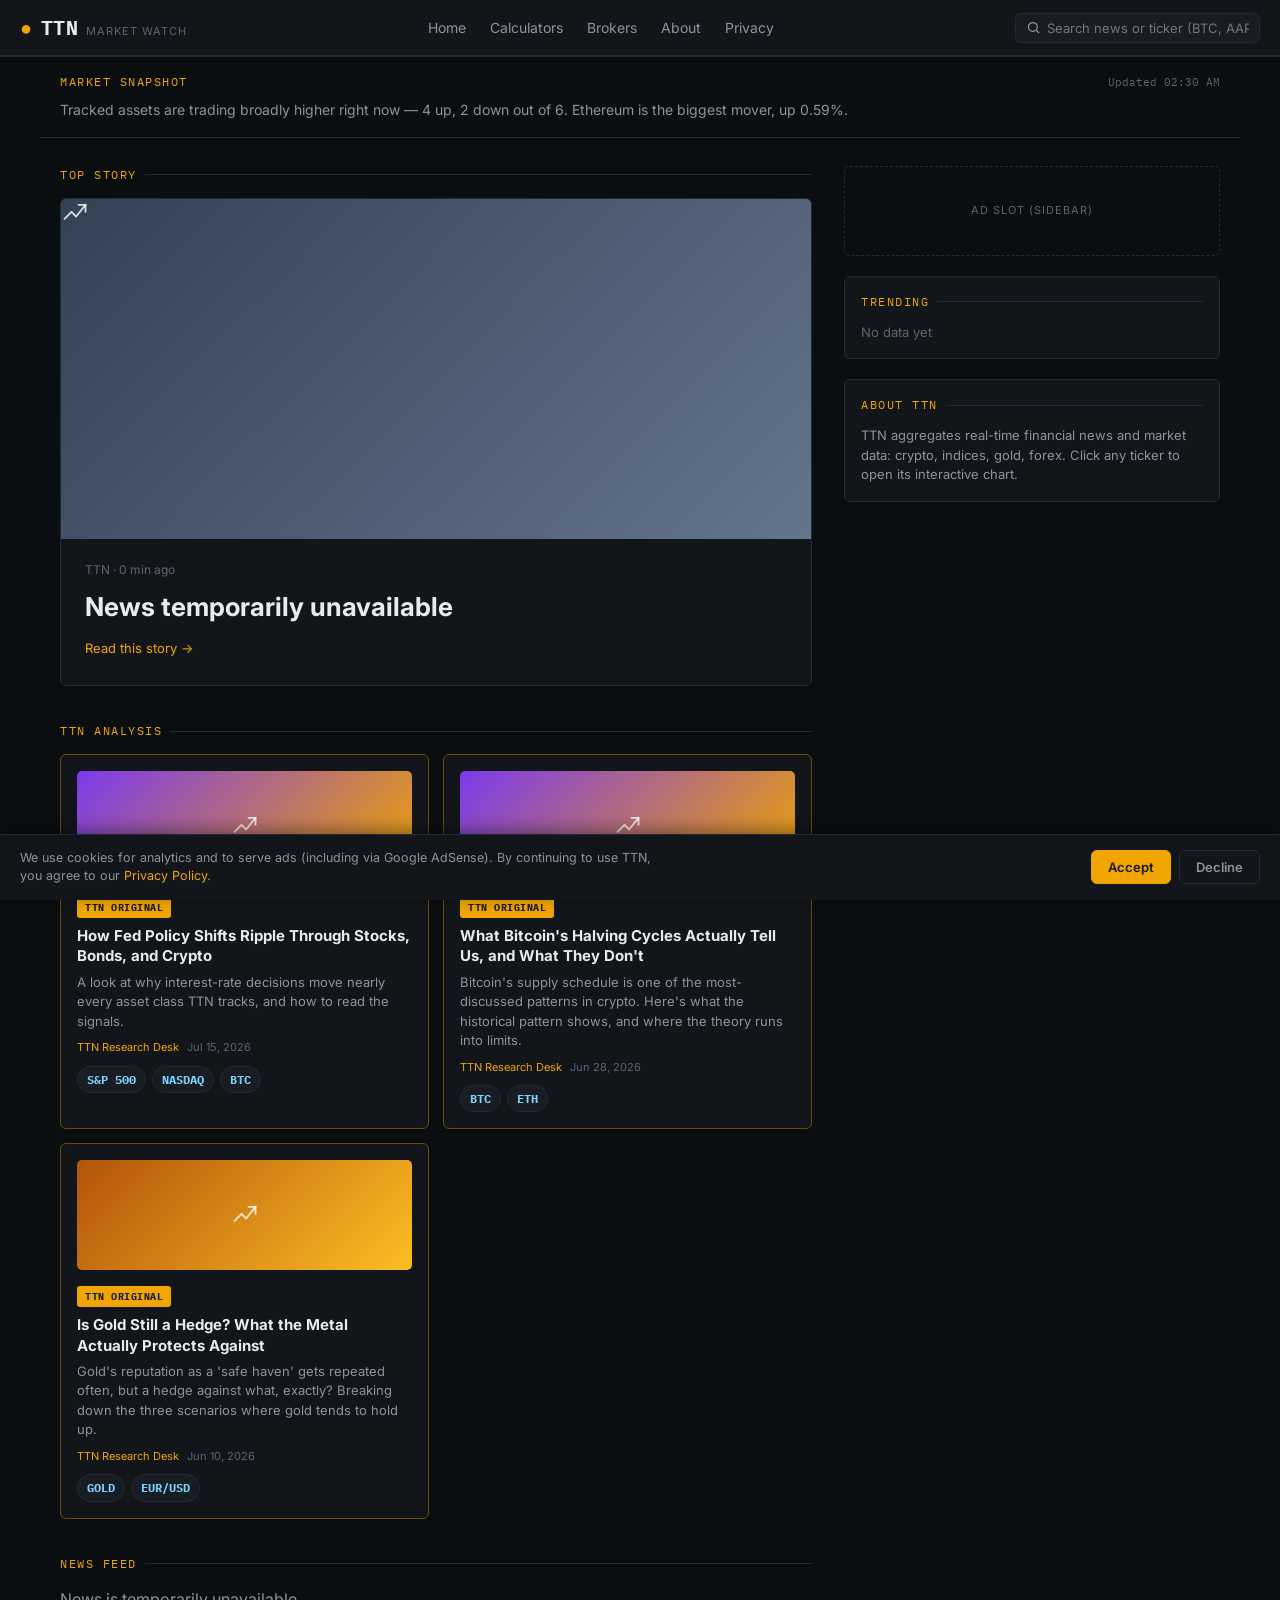
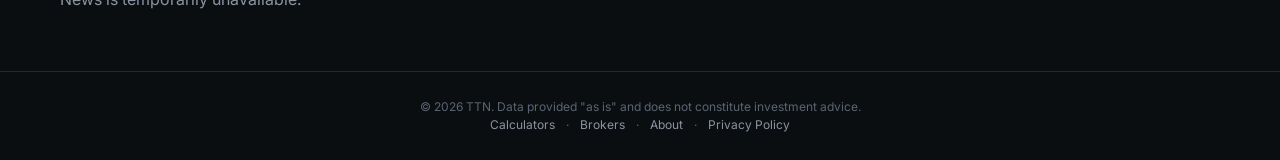
<file: index.html>
<!DOCTYPE html>
<html lang="en">
<head>
<meta charset="UTF-8">
<meta name="viewport" content="width=device-width, initial-scale=1.0">
<title>TTN - Real-Time Financial News &amp; Markets</title>
<meta name="description" content="TTN: financial news, live crypto, index, gold and forex quotes with interactive charts.">
<link rel="preconnect" href="https://fonts.googleapis.com">
<link href="https://fonts.googleapis.com/css2?family=Inter:wght@400;500;600;700&family=IBM+Plex+Mono:wght@500;600;700&display=swap" rel="stylesheet">
<link rel="stylesheet" href="style.css">
</head>
<body>

<header class="topnav">
  <a href="index.html" class="brand"><span class="dot">●</span> TTN <small>market watch</small></a>
  <nav class="nav-links" id="nav-links">
    <a href="index.html">Home</a>
    <a href="calculators.html">Calculators</a>
    <a href="brokers.html">Brokers</a>
    <a href="about.html">About</a>
    <a href="privacy.html">Privacy</a>
  </nav>
  <button class="nav-toggle" id="nav-toggle" aria-label="Menu">☰</button>
  <div class="search-box">
    <svg viewBox="0 0 24 24" fill="none" stroke="currentColor" stroke-width="2"><circle cx="11" cy="11" r="7"/><line x1="21" y1="21" x2="16.65" y2="16.65"/></svg>
    <input id="search-input" type="text" placeholder="Search news or ticker (BTC, AAPL...)">
  </div>
</header>
<script>
  document.getElementById("nav-toggle").addEventListener("click", () => {
    document.getElementById("nav-links").classList.toggle("open");
  });
</script>

<div class="tv-ticker-tape-wrap" id="ticker-strip">
  <div class="tradingview-widget-container">
    <div class="tradingview-widget-container__widget"></div>
  </div>
</div>
<script type="text/javascript" src="https://s3.tradingview.com/external-embedding/embed-widget-ticker-tape.js" async>
{
  "symbols": [
    { "proName": "BINANCE:BTCUSDT", "title": "Bitcoin" },
    { "proName": "BINANCE:ETHUSDT", "title": "Ethereum" },
    { "proName": "FOREXCOM:SPXUSD", "title": "S&P 500" },
    { "proName": "FOREXCOM:NSXUSD", "title": "Nasdaq" },
    { "proName": "TVC:GOLD", "title": "Gold" },
    { "proName": "FX:EURUSD", "title": "EUR/USD" }
  ],
  "showSymbolLogo": true,
  "colorTheme": "dark",
  "isTransparent": false,
  "displayMode": "adaptive",
  "locale": "en"
}
</script>
<!-- chart-panel is inserted dynamically by chart.js -->

<div class="market-summary" id="market-summary">
  <div class="market-summary-head">
    <span class="section-title" style="margin-bottom:0;">Market Snapshot</span>
    <span id="market-summary-stamp" class="market-summary-stamp"></span>
  </div>
  <p id="market-summary-text">Loading snapshot…</p>
</div>

<main class="container">
  <section>
    <div class="section-title">Top Story</div>
    <article class="featured" id="featured-article">
      <div class="featured-body">
        <div class="skeleton skel-line" style="width:40%"></div>
        <div class="skeleton skel-line" style="height:26px;width:90%;margin-top:10px;"></div>
        <div class="skeleton skel-line" style="width:75%"></div>
      </div>
    </article>

    <div class="section-title">TTN Analysis</div>
    <div class="analysis-grid" id="ttn-articles">
      <div class="analysis-card"><div class="skeleton skel-line" style="width:60%"></div></div>
    </div>

    <div class="section-title">News Feed</div>
    <div class="news-feed" id="news-feed">
      <div class="news-item"><div class="skeleton skel-line" style="width:30%"></div><div class="skeleton skel-line" style="width:95%;height:16px;"></div></div>
      <div class="news-item"><div class="skeleton skel-line" style="width:30%"></div><div class="skeleton skel-line" style="width:95%;height:16px;"></div></div>
      <div class="news-item"><div class="skeleton skel-line" style="width:30%"></div><div class="skeleton skel-line" style="width:95%;height:16px;"></div></div>
    </div>
  </section>

  <aside>
    <div class="ad-slot">Ad slot (sidebar)</div>

    <div class="sidebar-block">
      <div class="section-title" style="margin-bottom:12px;">Trending</div>
      <ul class="sidebar-list" id="trending-list">
        <li style="color:var(--text-faint);font-size:13px;">Loading…</li>
      </ul>
    </div>

    <div class="sidebar-block">
      <div class="section-title" style="margin-bottom:12px;">About TTN</div>
      <p style="font-size:13px;color:var(--text-dim);line-height:1.5;">
        TTN aggregates real-time financial news and market data:
        crypto, indices, gold, forex. Click any ticker to open
        its interactive chart.
      </p>
    </div>
  </aside>
</main>

<footer>
  <p>© <span id="year"></span> TTN. Data provided "as is" and does not constitute investment advice.</p>
  <div>
    <a href="calculators.html">Calculators</a> ·
    <a href="brokers.html">Brokers</a> ·
    <a href="about.html">About</a> ·
    <a href="privacy.html">Privacy Policy</a>
  </div>
</footer>

<script>document.getElementById("year").textContent = new Date().getFullYear();</script>
<script src="https://s3.tradingview.com/tv.js"></script>
<script src="config.js"></script>
<script src="articles.js"></script>
<script src="chart.js"></script>
<script src="tickers.js"></script>
<script src="news.js"></script>
<script src="market-summary.js"></script>
<script src="articles-ui.js"></script>
<script src="app.js"></script>
<script src="consent.js"></script>
</body>
</html>
</file>
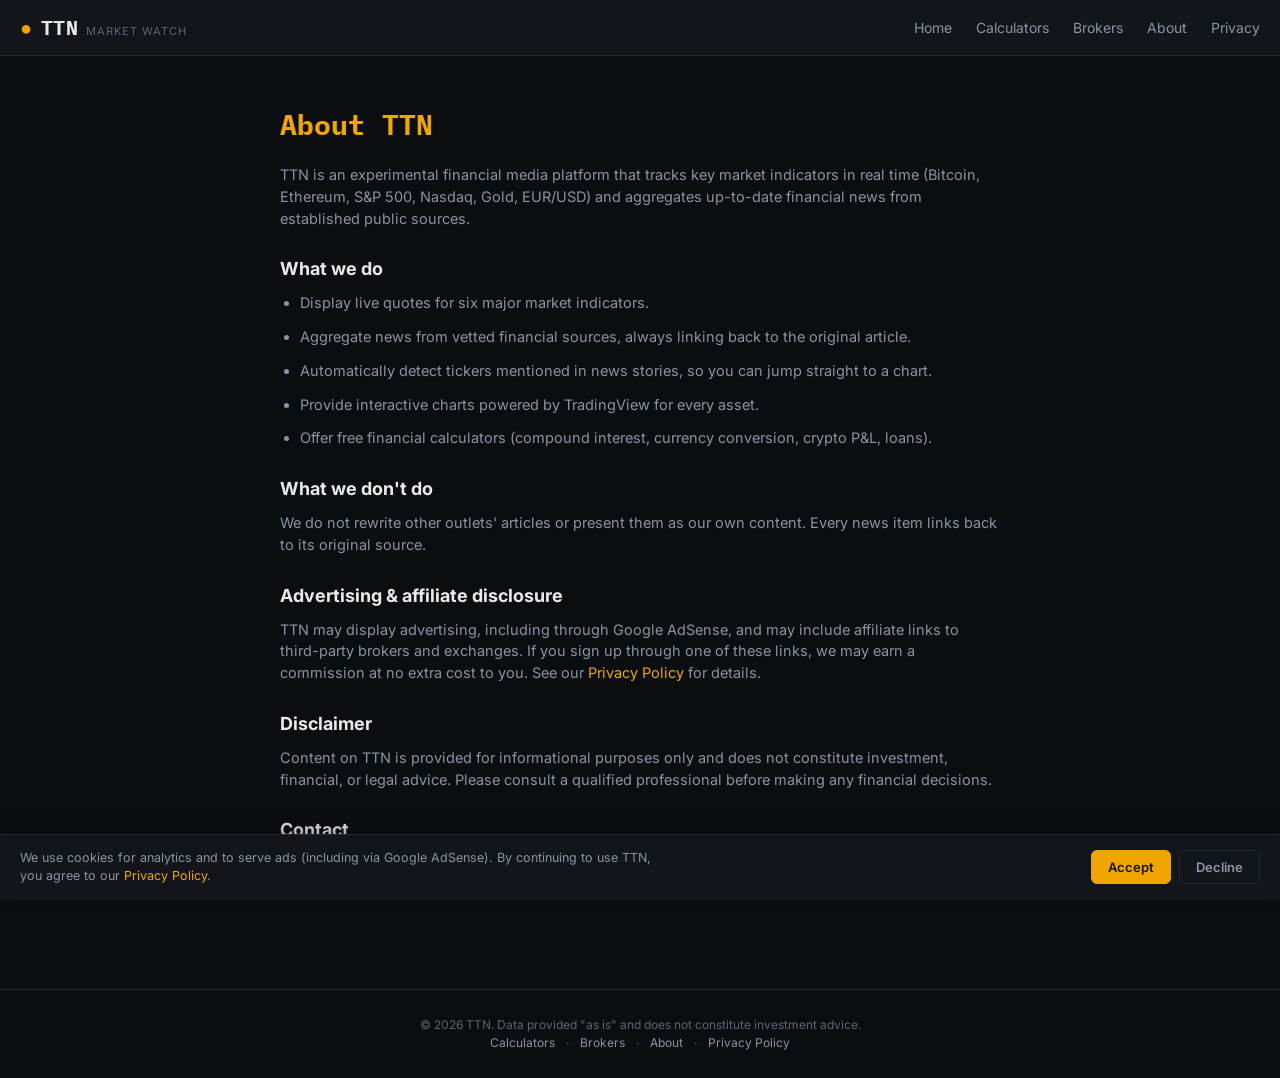
<file: about.html>
<!DOCTYPE html>
<html lang="en">
<head>
<meta charset="UTF-8">
<meta name="viewport" content="width=device-width, initial-scale=1.0">
<title>About Us - TTN</title>
<meta name="description" content="About TTN, a real-time financial news and market data platform.">
<link href="https://fonts.googleapis.com/css2?family=Inter:wght@400;500;600;700&family=IBM+Plex+Mono:wght@500;600;700&display=swap" rel="stylesheet">
<link rel="stylesheet" href="style.css">
</head>
<body>

<header class="topnav">
  <a href="index.html" class="brand"><span class="dot">●</span> TTN <small>market watch</small></a>
  <nav class="nav-links" id="nav-links">
    <a href="index.html">Home</a>
    <a href="calculators.html">Calculators</a>
    <a href="brokers.html">Brokers</a>
    <a href="about.html">About</a>
    <a href="privacy.html">Privacy</a>
  </nav>
  <button class="nav-toggle" id="nav-toggle" aria-label="Menu">☰</button>
</header>
<script>
  document.getElementById("nav-toggle").addEventListener("click", () => {
    document.getElementById("nav-links").classList.toggle("open");
  });
</script>

<div class="static-page">
  <h1>About TTN</h1>
  <p>
    TTN is an experimental financial media platform that tracks key
    market indicators in real time (Bitcoin, Ethereum, S&amp;P 500,
    Nasdaq, Gold, EUR/USD) and aggregates up-to-date financial news
    from established public sources.
  </p>

  <h2>What we do</h2>
  <ul>
    <li>Display live quotes for six major market indicators.</li>
    <li>Aggregate news from vetted financial sources, always linking back to the original article.</li>
    <li>Automatically detect tickers mentioned in news stories, so you can jump straight to a chart.</li>
    <li>Provide interactive charts powered by TradingView for every asset.</li>
    <li>Offer free financial calculators (compound interest, currency conversion, crypto P&amp;L, loans).</li>
  </ul>

  <h2>What we don't do</h2>
  <p>
    We do not rewrite other outlets' articles or present them as our
    own content. Every news item links back to its original source.
  </p>

  <h2>Advertising &amp; affiliate disclosure</h2>
  <p>
    TTN may display advertising, including through Google AdSense,
    and may include affiliate links to third-party brokers and
    exchanges. If you sign up through one of these links, we may
    earn a commission at no extra cost to you. See our
    <a href="privacy.html" style="color:var(--accent);">Privacy Policy</a>
    for details.
  </p>

  <h2>Disclaimer</h2>
  <p>
    Content on TTN is provided for informational purposes only and
    does not constitute investment, financial, or legal advice.
    Please consult a qualified professional before making any
    financial decisions.
  </p>

  <h2>Contact</h2>
  <p>
    Questions, corrections, or partnership inquiries? Reach us at
    <a href="mailto:contact@ttn-finance.example" style="color:var(--accent);">contact@ttn-finance.example</a>
    <br><span style="font-size:12px;color:var(--text-faint);">(replace with your real contact email before publishing)</span>
  </p>
</div>

<footer>
  <p>© <span id="year"></span> TTN. Data provided "as is" and does not constitute investment advice.</p>
  <div>
    <a href="calculators.html">Calculators</a> ·
    <a href="brokers.html">Brokers</a> ·
    <a href="about.html">About</a> ·
    <a href="privacy.html">Privacy Policy</a>
  </div>
</footer>
<script>document.getElementById("year").textContent = new Date().getFullYear();</script>
<script src="consent.js"></script>
</body>
</html>
</file>
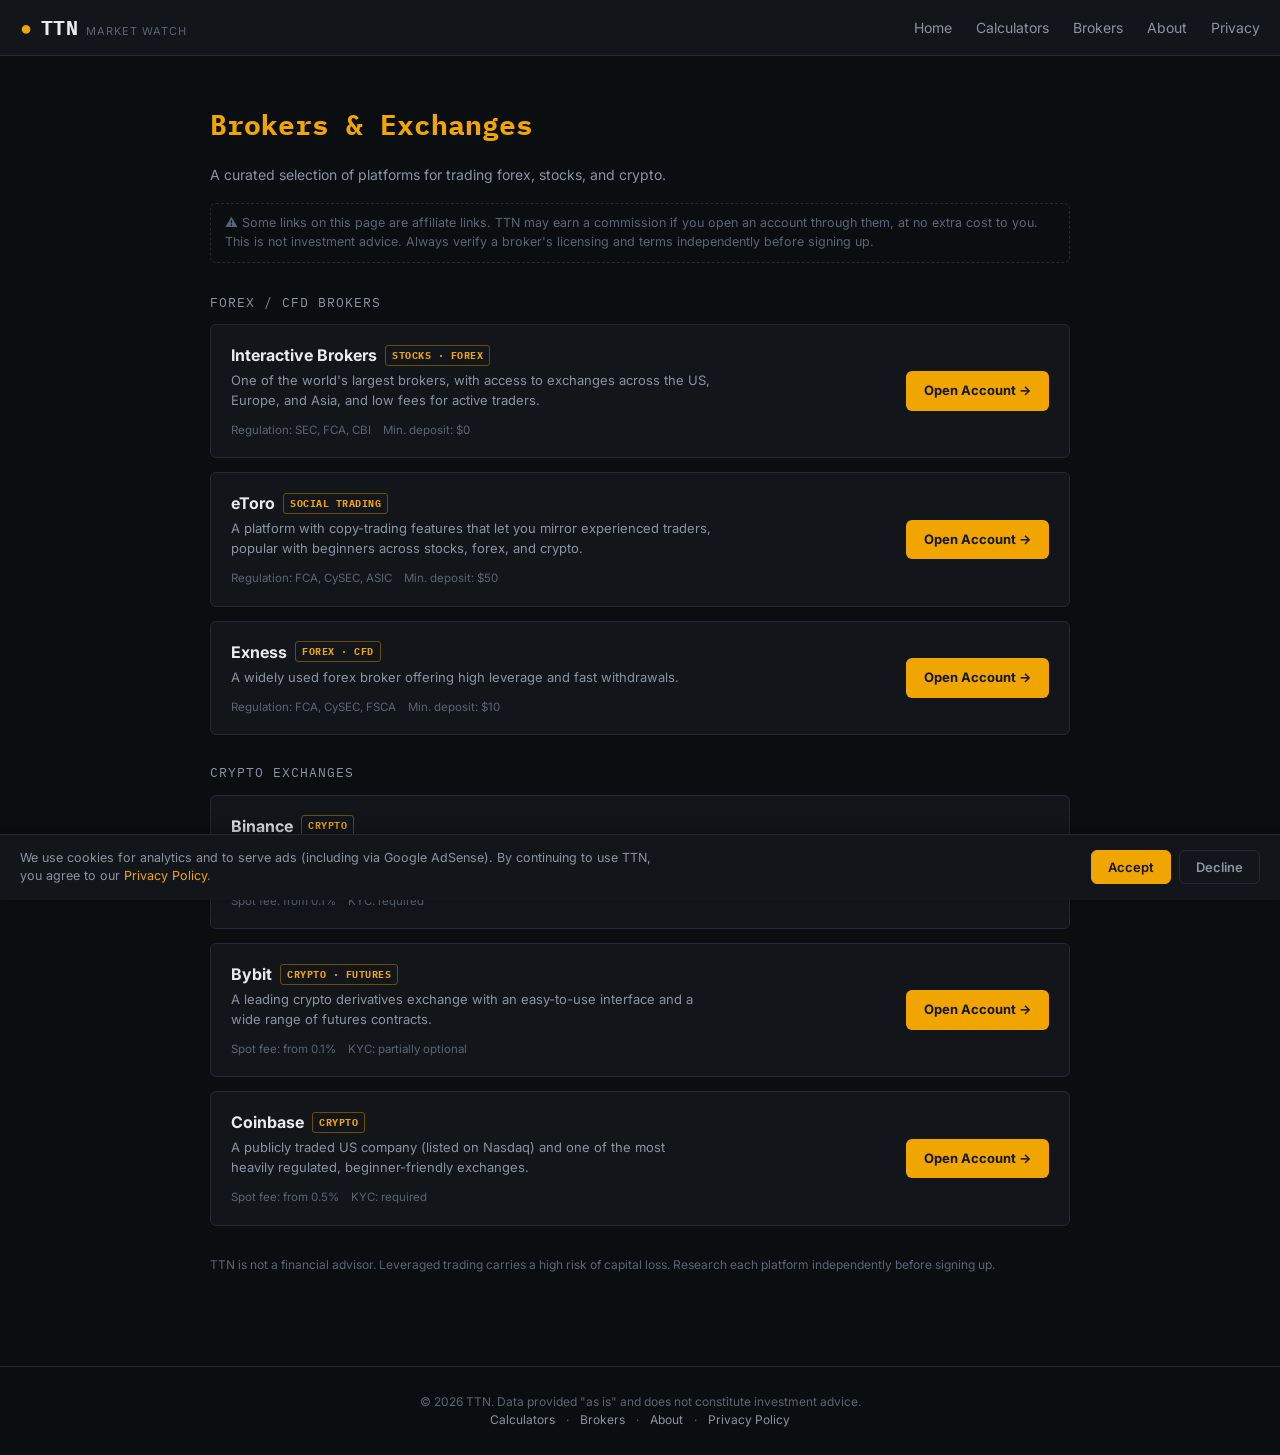
<file: brokers.html>
<!DOCTYPE html>
<html lang="en">
<head>
<meta charset="UTF-8">
<meta name="viewport" content="width=device-width, initial-scale=1.0">
<title>Brokers &amp; Exchanges - TTN</title>
<meta name="description" content="A curated overview of forex brokers and crypto exchanges.">
<link href="https://fonts.googleapis.com/css2?family=Inter:wght@400;500;600;700&family=IBM+Plex+Mono:wght@500;600;700&display=swap" rel="stylesheet">
<link rel="stylesheet" href="style.css">
</head>
<body>

<header class="topnav">
  <a href="index.html" class="brand"><span class="dot">●</span> TTN <small>market watch</small></a>
  <nav class="nav-links" id="nav-links">
    <a href="index.html">Home</a>
    <a href="calculators.html">Calculators</a>
    <a href="brokers.html">Brokers</a>
    <a href="about.html">About</a>
    <a href="privacy.html">Privacy</a>
  </nav>
  <button class="nav-toggle" id="nav-toggle" aria-label="Menu">☰</button>
</header>
<script>
  document.getElementById("nav-toggle").addEventListener("click", () => {
    document.getElementById("nav-links").classList.toggle("open");
  });
</script>

<div class="static-page" style="max-width:900px;">
  <h1>Brokers &amp; Exchanges</h1>
  <p style="color:var(--text-dim);font-size:14px;">
    A curated selection of platforms for trading forex, stocks, and crypto.
  </p>

  <div class="disclosure-note">
    ⚠️ Some links on this page are affiliate links. TTN may earn a
    commission if you open an account through them, at no extra cost to
    you. This is not investment advice. Always verify a broker's
    licensing and terms independently before signing up.
  </div>

  <div class="broker-section-title">Forex / CFD Brokers</div>
  <div class="broker-list">

    <div class="broker-card">
      <div class="broker-info">
        <h3>Interactive Brokers <span class="broker-tag">Stocks · Forex</span></h3>
        <p>One of the world's largest brokers, with access to exchanges across the US, Europe, and Asia, and low fees for active traders.</p>
        <div class="broker-meta"><span>Regulation: SEC, FCA, CBI</span><span>Min. deposit: $0</span></div>
      </div>
      <a href="#" class="broker-cta" target="_blank" rel="noopener sponsored">Open Account →</a>
    </div>

    <div class="broker-card">
      <div class="broker-info">
        <h3>eToro <span class="broker-tag">Social Trading</span></h3>
        <p>A platform with copy-trading features that let you mirror experienced traders, popular with beginners across stocks, forex, and crypto.</p>
        <div class="broker-meta"><span>Regulation: FCA, CySEC, ASIC</span><span>Min. deposit: $50</span></div>
      </div>
      <a href="#" class="broker-cta" target="_blank" rel="noopener sponsored">Open Account →</a>
    </div>

    <div class="broker-card">
      <div class="broker-info">
        <h3>Exness <span class="broker-tag">Forex · CFD</span></h3>
        <p>A widely used forex broker offering high leverage and fast withdrawals.</p>
        <div class="broker-meta"><span>Regulation: FCA, CySEC, FSCA</span><span>Min. deposit: $10</span></div>
      </div>
      <a href="#" class="broker-cta" target="_blank" rel="noopener sponsored">Open Account →</a>
    </div>

  </div>

  <div class="broker-section-title">Crypto Exchanges</div>
  <div class="broker-list">

    <div class="broker-card">
      <div class="broker-info">
        <h3>Binance <span class="broker-tag">Crypto</span></h3>
        <p>The world's largest crypto exchange by trading volume, offering a huge range of coins, futures, staking, and its own ecosystem.</p>
        <div class="broker-meta"><span>Spot fee: from 0.1%</span><span>KYC: required</span></div>
      </div>
      <a href="#" class="broker-cta" target="_blank" rel="noopener sponsored">Open Account →</a>
    </div>

    <div class="broker-card">
      <div class="broker-info">
        <h3>Bybit <span class="broker-tag">Crypto · Futures</span></h3>
        <p>A leading crypto derivatives exchange with an easy-to-use interface and a wide range of futures contracts.</p>
        <div class="broker-meta"><span>Spot fee: from 0.1%</span><span>KYC: partially optional</span></div>
      </div>
      <a href="#" class="broker-cta" target="_blank" rel="noopener sponsored">Open Account →</a>
    </div>

    <div class="broker-card">
      <div class="broker-info">
        <h3>Coinbase <span class="broker-tag">Crypto</span></h3>
        <p>A publicly traded US company (listed on Nasdaq) and one of the most heavily regulated, beginner-friendly exchanges.</p>
        <div class="broker-meta"><span>Spot fee: from 0.5%</span><span>KYC: required</span></div>
      </div>
      <a href="#" class="broker-cta" target="_blank" rel="noopener sponsored">Open Account →</a>
    </div>

  </div>

  <p style="font-size:12px;color:var(--text-faint);margin-top:30px;">
    TTN is not a financial advisor. Leveraged trading carries a high
    risk of capital loss. Research each platform independently before
    signing up.
  </p>
</div>

<footer>
  <p>© <span id="year"></span> TTN. Data provided "as is" and does not constitute investment advice.</p>
  <div>
    <a href="calculators.html">Calculators</a> ·
    <a href="brokers.html">Brokers</a> ·
    <a href="about.html">About</a> ·
    <a href="privacy.html">Privacy Policy</a>
  </div>
</footer>
<script>document.getElementById("year").textContent = new Date().getFullYear();</script>
<script src="consent.js"></script>
</body>
</html>
</file>
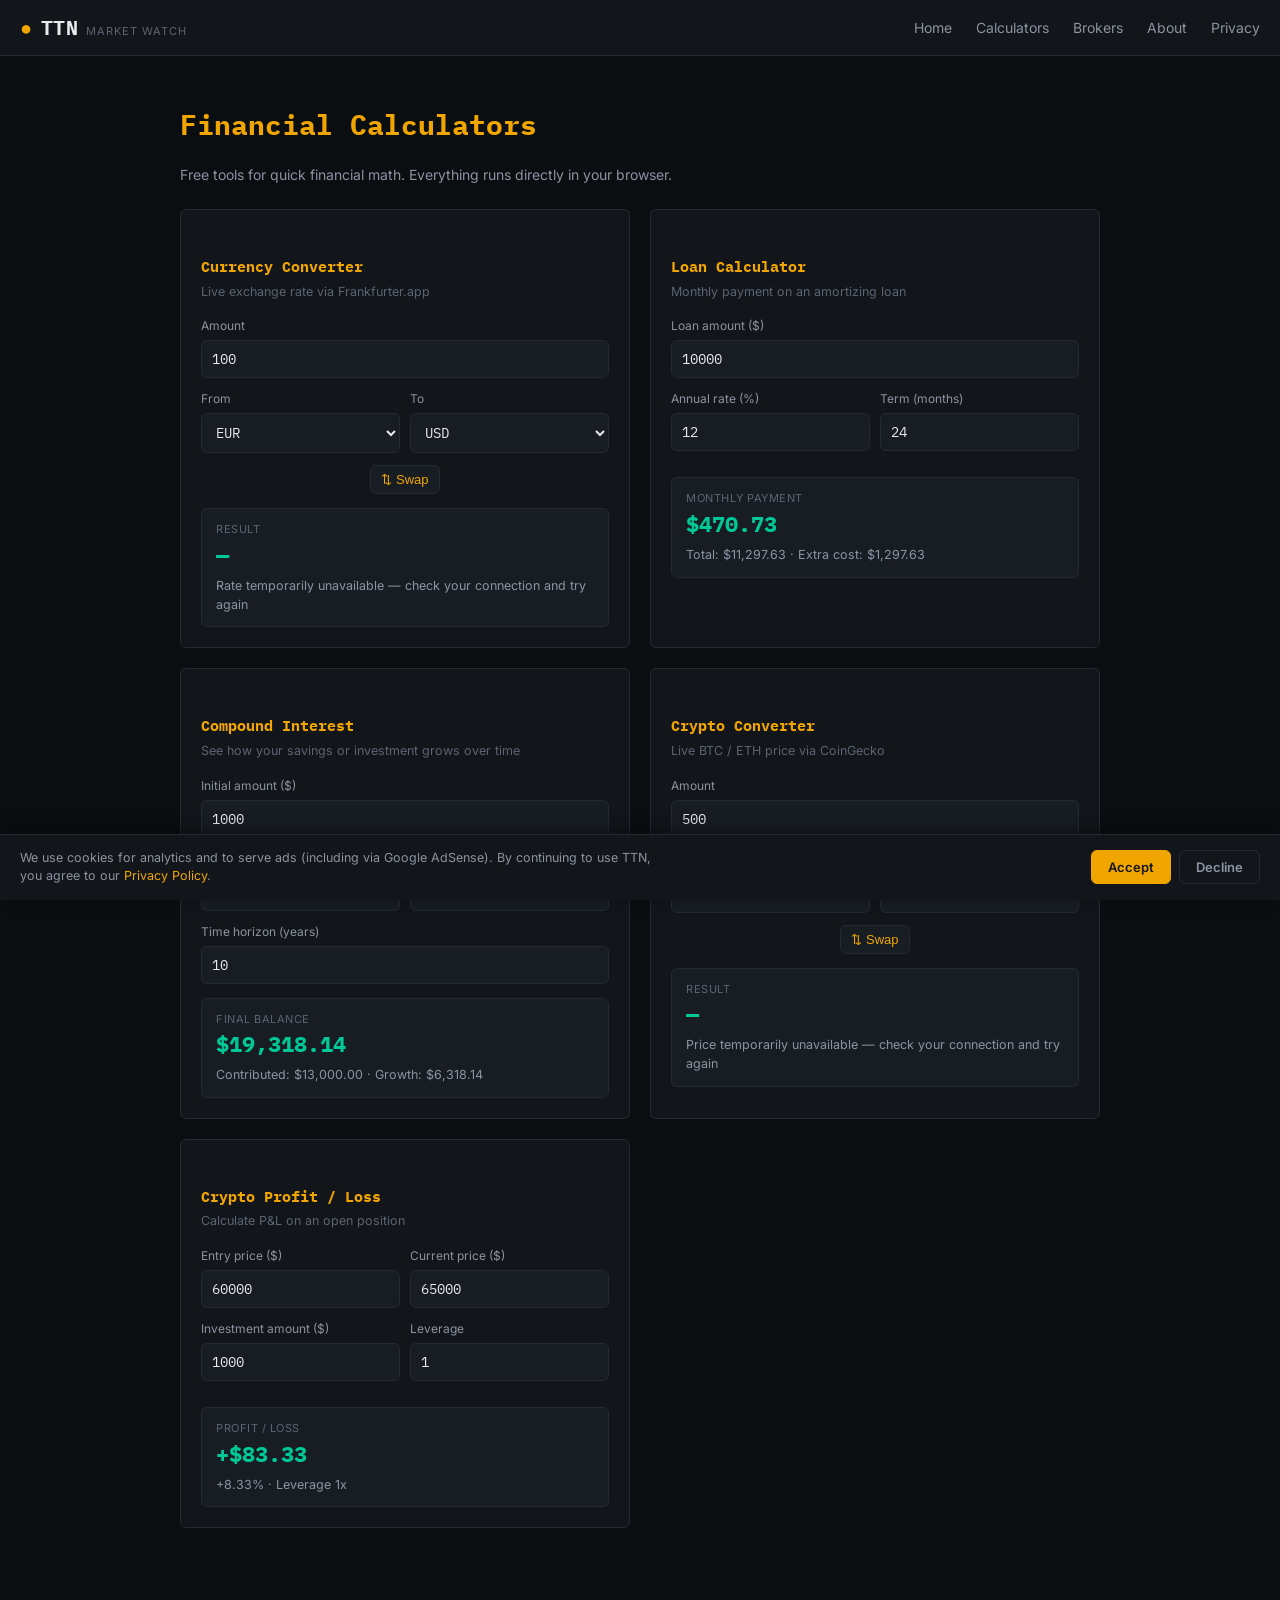
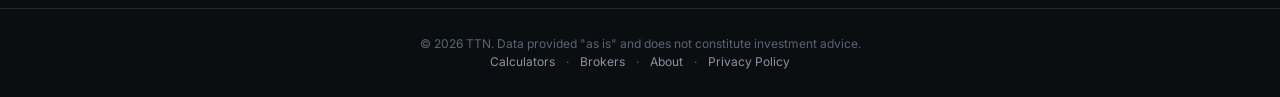
<file: calculators.html>
<!DOCTYPE html>
<html lang="en">
<head>
<meta charset="UTF-8">
<meta name="viewport" content="width=device-width, initial-scale=1.0">
<title>Financial Calculators — TTN</title>
<meta name="description" content="Free financial calculators: compound interest, currency converter, crypto P&L, loan payment calculator.">
<link href="https://fonts.googleapis.com/css2?family=Inter:wght@400;500;600;700&family=IBM+Plex+Mono:wght@500;600;700&display=swap" rel="stylesheet">
<link rel="stylesheet" href="style.css">
</head>
<body>

<header class="topnav">
  <a href="index.html" class="brand"><span class="dot">●</span> TTN <small>market watch</small></a>
  <nav class="nav-links" id="nav-links">
    <a href="index.html">Home</a>
    <a href="calculators.html">Calculators</a>
    <a href="brokers.html">Brokers</a>
    <a href="about.html">About</a>
    <a href="privacy.html">Privacy</a>
  </nav>
  <button class="nav-toggle" id="nav-toggle" aria-label="Menu">☰</button>
</header>
<script>
  document.getElementById("nav-toggle").addEventListener("click", () => {
    document.getElementById("nav-links").classList.toggle("open");
  });
</script>

<div class="static-page" style="max-width:960px;">
  <h1>Financial Calculators</h1>
  <p style="color:var(--text-dim);font-size:14px;">
    Free tools for quick financial math. Everything runs directly in your browser.
  </p>

  <div class="calc-grid">

    <!-- Currency converter -->
    <div class="calc-card">
      <h2>Currency Converter</h2>
      <p class="calc-desc">Live exchange rate via Frankfurter.app</p>
      <div class="calc-field">
        <label>Amount</label>
        <input type="number" id="fx-amount" value="100" min="0">
      </div>
      <div class="calc-row">
        <div class="calc-field">
          <label>From</label>
          <select id="fx-from">
            <option value="USD">USD</option>
            <option value="EUR" selected>EUR</option>
            <option value="GBP">GBP</option>
            <option value="UAH">UAH</option>
            <option value="PLN">PLN</option>
          </select>
        </div>
        <div class="calc-field">
          <label>To</label>
          <select id="fx-to">
            <option value="USD" selected>USD</option>
            <option value="EUR">EUR</option>
            <option value="GBP">GBP</option>
            <option value="UAH">UAH</option>
            <option value="PLN">PLN</option>
          </select>
        </div>
      </div>
      <button class="calc-swap-btn" id="fx-swap">⇅ Swap</button>
      <div class="calc-result">
        <div class="label">Result</div>
        <div class="big" id="fx-result">—</div>
        <div class="sub" id="fx-sub">Loading rate…</div>
      </div>
    </div>

    <!-- Loan calculator -->
    <div class="calc-card">
      <h2>Loan Calculator</h2>
      <p class="calc-desc">Monthly payment on an amortizing loan</p>
      <div class="calc-field">
        <label>Loan amount ($)</label>
        <input type="number" id="loan-amount" value="10000" min="0">
      </div>
      <div class="calc-row">
        <div class="calc-field">
          <label>Annual rate (%)</label>
          <input type="number" id="loan-rate" value="12" step="0.1">
        </div>
        <div class="calc-field">
          <label>Term (months)</label>
          <input type="number" id="loan-term" value="24" min="1">
        </div>
      </div>
      <div class="calc-result">
        <div class="label">Monthly payment</div>
        <div class="big" id="loan-result">—</div>
        <div class="sub" id="loan-sub"></div>
      </div>
    </div>

    <!-- Compound Interest -->
    <div class="calc-card">
      <h2>Compound Interest</h2>
      <p class="calc-desc">See how your savings or investment grows over time</p>
      <div class="calc-field">
        <label>Initial amount ($)</label>
        <input type="number" id="ci-principal" value="1000" min="0">
      </div>
      <div class="calc-row">
        <div class="calc-field">
          <label>Monthly contribution ($)</label>
          <input type="number" id="ci-monthly" value="100" min="0">
        </div>
        <div class="calc-field">
          <label>Annual rate (%)</label>
          <input type="number" id="ci-rate" value="7" step="0.1">
        </div>
      </div>
      <div class="calc-field">
        <label>Time horizon (years)</label>
        <input type="number" id="ci-years" value="10" min="1" max="60">
      </div>
      <div class="calc-result">
        <div class="label">Final balance</div>
        <div class="big" id="ci-result">—</div>
        <div class="sub" id="ci-sub"></div>
      </div>
    </div>

    <!-- Crypto converter -->
    <div class="calc-card">
      <h2>Crypto Converter</h2>
      <p class="calc-desc">Live BTC / ETH price via CoinGecko</p>
      <div class="calc-field">
        <label>Amount</label>
        <input type="number" id="crypto-amount" value="500" min="0">
      </div>
      <div class="calc-row">
        <div class="calc-field">
          <label>From</label>
          <select id="crypto-from">
            <option value="USD" selected>USD</option>
            <option value="BTC">BTC</option>
            <option value="ETH">ETH</option>
          </select>
        </div>
        <div class="calc-field">
          <label>To</label>
          <select id="crypto-to">
            <option value="USD">USD</option>
            <option value="BTC" selected>BTC</option>
            <option value="ETH">ETH</option>
          </select>
        </div>
      </div>
      <button class="calc-swap-btn" id="crypto-swap">⇅ Swap</button>
      <div class="calc-result">
        <div class="label">Result</div>
        <div class="big" id="crypto-result">—</div>
        <div class="sub" id="crypto-sub">Loading price…</div>
      </div>
    </div>

    <!-- Crypto P&L -->
    <div class="calc-card">
      <h2>Crypto Profit / Loss</h2>
      <p class="calc-desc">Calculate P&amp;L on an open position</p>
      <div class="calc-row">
        <div class="calc-field">
          <label>Entry price ($)</label>
          <input type="number" id="pnl-entry" value="60000" min="0">
        </div>
        <div class="calc-field">
          <label>Current price ($)</label>
          <input type="number" id="pnl-current" value="65000" min="0">
        </div>
      </div>
      <div class="calc-row">
        <div class="calc-field">
          <label>Investment amount ($)</label>
          <input type="number" id="pnl-amount" value="1000" min="0">
        </div>
        <div class="calc-field">
          <label>Leverage</label>
          <input type="number" id="pnl-leverage" value="1" min="1" max="125">
        </div>
      </div>
      <div class="calc-result">
        <div class="label">Profit / loss</div>
        <div class="big" id="pnl-result">—</div>
        <div class="sub" id="pnl-sub"></div>
      </div>
    </div>

  </div>
</div>

<footer>
  <p>© <span id="year"></span> TTN. Data provided "as is" and does not constitute investment advice.</p>
  <div>
    <a href="calculators.html">Calculators</a> ·
    <a href="brokers.html">Brokers</a> ·
    <a href="about.html">About</a> ·
    <a href="privacy.html">Privacy Policy</a>
  </div>
</footer>
<script>document.getElementById("year").textContent = new Date().getFullYear();</script>
<script src="calculators.js"></script>
<script src="consent.js"></script>
</body>
</html>
</file>
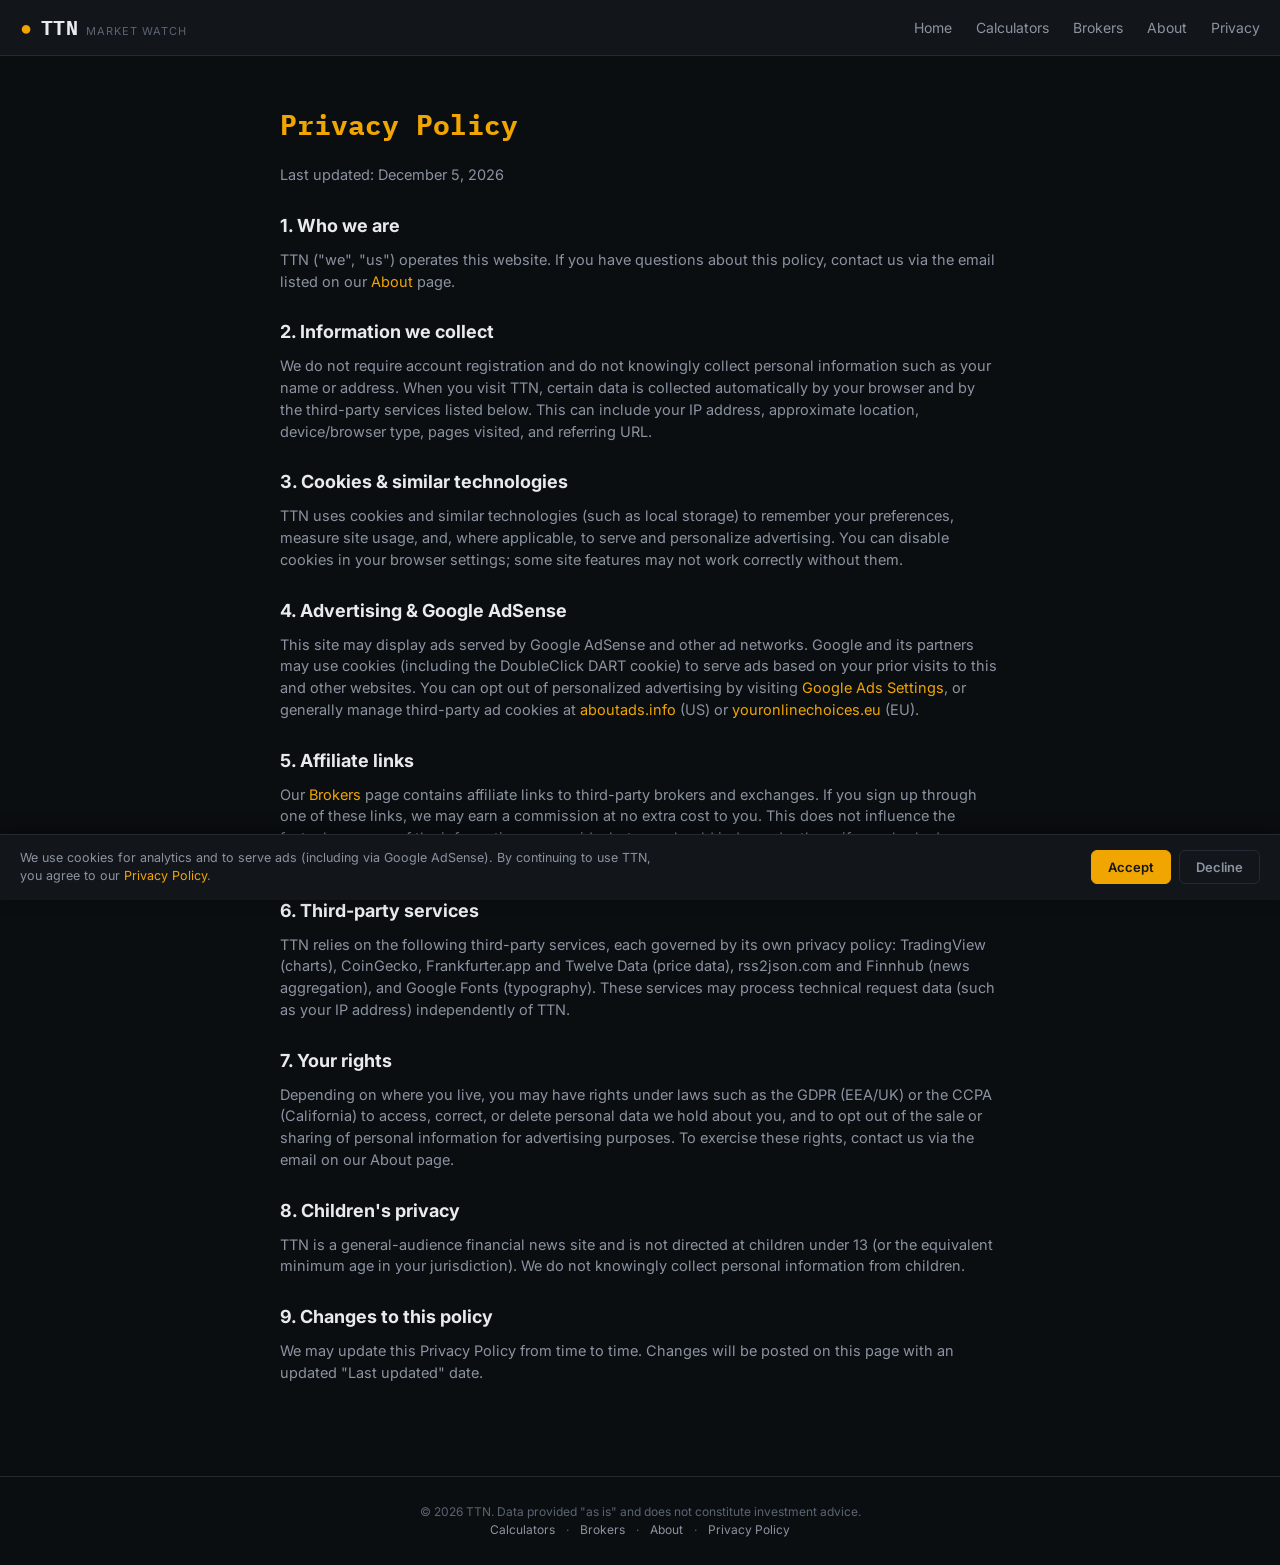
<file: privacy.html>
<!DOCTYPE html>
<html lang="en">
<head>
<meta charset="UTF-8">
<meta name="viewport" content="width=device-width, initial-scale=1.0">
<title>Privacy Policy - TTN</title>
<meta name="description" content="TTN Privacy Policy: how we handle data, cookies, and advertising.">
<link href="https://fonts.googleapis.com/css2?family=Inter:wght@400;500;600;700&family=IBM+Plex+Mono:wght@500;600;700&display=swap" rel="stylesheet">
<link rel="stylesheet" href="style.css">
</head>
<body>

<header class="topnav">
  <a href="index.html" class="brand"><span class="dot">●</span> TTN <small>market watch</small></a>
  <nav class="nav-links" id="nav-links">
    <a href="index.html">Home</a>
    <a href="calculators.html">Calculators</a>
    <a href="brokers.html">Brokers</a>
    <a href="about.html">About</a>
    <a href="privacy.html">Privacy</a>
  </nav>
  <button class="nav-toggle" id="nav-toggle" aria-label="Menu">☰</button>
</header>
<script>
  document.getElementById("nav-toggle").addEventListener("click", () => {
    document.getElementById("nav-links").classList.toggle("open");
  });
</script>

<div class="static-page">
  <h1>Privacy Policy</h1>
  <p>Last updated: <span id="update-date"></span></p>

  <h2>1. Who we are</h2>
  <p>
    TTN ("we", "us") operates this website. If you have questions about
    this policy, contact us via the email listed on our
    <a href="about.html" style="color:var(--accent);">About</a> page.
  </p>

  <h2>2. Information we collect</h2>
  <p>
    We do not require account registration and do not knowingly collect
    personal information such as your name or address. When you visit
    TTN, certain data is collected automatically by your browser and by
    the third-party services listed below. This can include your IP
    address, approximate location, device/browser type, pages visited,
    and referring URL.
  </p>

  <h2>3. Cookies &amp; similar technologies</h2>
  <p>
    TTN uses cookies and similar technologies (such as local storage) to
    remember your preferences, measure site usage, and, where
    applicable, to serve and personalize advertising. You can disable
    cookies in your browser settings; some site features may not work
    correctly without them.
  </p>

  <h2>4. Advertising &amp; Google AdSense</h2>
  <p>
    This site may display ads served by Google AdSense and other ad
    networks. Google and its partners may use cookies (including the
    DoubleClick DART cookie) to serve ads based on your prior visits to
    this and other websites. You can opt out of personalized advertising
    by visiting
    <a href="https://adssettings.google.com" style="color:var(--accent);" target="_blank" rel="noopener">Google Ads Settings</a>,
    or generally manage third-party ad cookies at
    <a href="https://www.aboutads.info/choices/" style="color:var(--accent);" target="_blank" rel="noopener">aboutads.info</a>
    (US) or
    <a href="https://www.youronlinechoices.eu" style="color:var(--accent);" target="_blank" rel="noopener">youronlinechoices.eu</a>
    (EU).
  </p>

  <h2>5. Affiliate links</h2>
  <p>
    Our <a href="brokers.html" style="color:var(--accent);">Brokers</a> page
    contains affiliate links to third-party brokers and exchanges. If you
    sign up through one of these links, we may earn a commission at no
    extra cost to you. This does not influence the factual accuracy of
    the information we provide, but you should independently verify any
    broker's licensing and terms before signing up.
  </p>

  <h2>6. Third-party services</h2>
  <p>
    TTN relies on the following third-party services, each governed by
    its own privacy policy: TradingView (charts), CoinGecko, Frankfurter.app
    and Twelve Data (price data), rss2json.com and Finnhub (news
    aggregation), and Google Fonts (typography). These services may
    process technical request data (such as your IP address) independently
    of TTN.
  </p>

  <h2>7. Your rights</h2>
  <p>
    Depending on where you live, you may have rights under laws such as
    the GDPR (EEA/UK) or the CCPA (California) to access, correct, or
    delete personal data we hold about you, and to opt out of the sale
    or sharing of personal information for advertising purposes. To
    exercise these rights, contact us via the email on our About page.
  </p>

  <h2>8. Children's privacy</h2>
  <p>
    TTN is a general-audience financial news site and is not directed at
    children under 13 (or the equivalent minimum age in your
    jurisdiction). We do not knowingly collect personal information from
    children.
  </p>

  <h2>9. Changes to this policy</h2>
  <p>
    We may update this Privacy Policy from time to time. Changes will be
    posted on this page with an updated "Last updated" date.
  </p>
</div>

<footer>
  <p>© <span id="year"></span> TTN. Data provided "as is" and does not constitute investment advice.</p>
  <div>
    <a href="calculators.html">Calculators</a> ·
    <a href="brokers.html">Brokers</a> ·
    <a href="about.html">About</a> ·
    <a href="privacy.html">Privacy Policy</a>
  </div>
</footer>
<script>
  document.getElementById("year").textContent = new Date().getFullYear();
  document.getElementById("update-date").textContent = new Date().toLocaleDateString("en-US", { year: "numeric", month: "long", day: "numeric" });
</script>
<script src="consent.js"></script>
</body>
</html>
</file>
<file: style.css>
/* =========================================================
   TTN — design tokens
   ========================================================= */
:root {
  --bg: #0b0e11;
  --surface: #12161b;
  --surface-2: #181d24;
  --border: #232a33;
  --text: #e8eaed;
  --text-dim: #8b93a1;
  --text-faint: #5b6472;
  --up: #00c896;
  --down: #ff4757;
  --accent: #f0a500;
  --accent-dim: #6b4d00;
  --font-display: "IBM Plex Mono", "JetBrains Mono", monospace;
  --font-body: "Inter", -apple-system, BlinkMacSystemFont, sans-serif;
  --radius: 6px;
  --header-h: 56px;
}

* { box-sizing: border-box; margin: 0; padding: 0; }

html { scroll-behavior: smooth; }

body {
  background: var(--bg);
  color: var(--text);
  font-family: var(--font-body);
  line-height: 1.5;
  -webkit-font-smoothing: antialiased;
}

a { color: inherit; text-decoration: none; }

img { max-width: 100%; display: block; }

/* =========================================================
   Top nav
   ========================================================= */
.topnav {
  min-height: var(--header-h);
  display: flex;
  flex-wrap: wrap;
  align-items: center;
  justify-content: space-between;
  gap: 10px;
  padding: 10px 20px;
  border-bottom: 1px solid var(--border);
  background: var(--surface);
  position: sticky;
  top: 0;
  z-index: 50;
}

.brand {
  display: flex;
  align-items: baseline;
  gap: 8px;
  font-family: var(--font-display);
  font-weight: 700;
  font-size: 20px;
  letter-spacing: 0.5px;
  white-space: nowrap;
  flex-shrink: 0;
}

.brand .dot { color: var(--accent); }
.brand small {
  font-family: var(--font-body);
  font-weight: 400;
  color: var(--text-faint);
  font-size: 11px;
  text-transform: uppercase;
  letter-spacing: 1px;
  white-space: nowrap;
}

.nav-links { display: flex; gap: 24px; font-size: 14px; color: var(--text-dim); }
.nav-links a:hover { color: var(--accent); }

.nav-toggle {
  display: none;
  background: var(--surface-2);
  border: 1px solid var(--border);
  color: var(--text);
  border-radius: var(--radius);
  padding: 7px 12px;
  font-size: 16px;
  cursor: pointer;
  line-height: 1;
}

.search-box {
  display: flex;
  align-items: center;
  background: var(--surface-2);
  border: 1px solid var(--border);
  border-radius: var(--radius);
  padding: 6px 10px;
  gap: 6px;
  min-width: 220px;
}
.search-box input {
  background: transparent;
  border: none;
  outline: none;
  color: var(--text);
  font-size: 13px;
  width: 100%;
  font-family: var(--font-body);
}
.search-box svg { flex-shrink: 0; opacity: 0.6; width: 15px; height: 15px; }

/* =========================================================
   Ticker strip (TradingView Ticker Tape widget)
   ========================================================= */
.tv-ticker-tape-wrap {
  border-bottom: 1px solid var(--border);
  background: var(--surface);
}

.ticker-cell {
  padding: 10px 14px;
  border-right: 1px solid var(--border);
  cursor: pointer;
  transition: background 0.15s ease;
  position: relative;
}
.ticker-cell:last-child { border-right: none; }
.ticker-cell:hover { background: var(--surface-2); }
.ticker-cell.active { background: var(--surface-2); }
.ticker-cell.active::after {
  content: "";
  position: absolute;
  bottom: -1px; left: 0; right: 0;
  height: 2px;
  background: var(--accent);
}

.ticker-label {
  font-size: 11.5px;
  color: #7dd3fc;
  font-weight: 600;
  text-transform: uppercase;
  letter-spacing: 0.6px;
  display: flex;
  justify-content: space-between;
}
.ticker-label span:first-child { color: #7dd3fc; }

.ticker-price {
  font-family: var(--font-display);
  font-size: 16px;
  font-weight: 600;
  margin-top: 2px;
  transition: color 0.3s ease;
}

.ticker-change {
  font-family: var(--font-display);
  font-size: 12px;
  margin-top: 1px;
}
.ticker-change.up { color: var(--up); }
.ticker-change.down { color: var(--down); }

.badge-demo {
  font-size: 9px;
  color: var(--text-faint);
  border: 1px solid var(--border);
  border-radius: 3px;
  padding: 0 4px;
  margin-left: 4px;
}

.flash-up { animation: flashUp 0.6s ease; }
.flash-down { animation: flashDown 0.6s ease; }
@keyframes flashUp { 0% { color: var(--up); } 100% { color: var(--text); } }
@keyframes flashDown { 0% { color: var(--down); } 100% { color: var(--text); } }

/* Chart panel that expands under the strip */
.chart-panel {
  max-height: 0;
  overflow: hidden;
  background: var(--surface-2);
  border-bottom: 1px solid var(--border);
  transition: max-height 0.35s ease;
}
.chart-panel.open { max-height: 480px; }
.chart-panel-inner {
  padding: 12px 20px;
  display: flex;
  flex-direction: column;
  gap: 8px;
}
.chart-panel-head {
  display: flex;
  align-items: center;
  justify-content: space-between;
  font-family: var(--font-display);
  font-size: 13px;
  color: var(--text-dim);
}
.chart-panel-head button {
  background: none;
  border: none;
  color: var(--text-faint);
  cursor: pointer;
  font-size: 18px;
  line-height: 1;
}
.chart-panel-head button:hover { color: var(--accent); }
#tv-chart-container { width: 100%; height: 400px; }

/* =========================================================
   Market Snapshot
   ========================================================= */
.market-summary {
  max-width: 1200px;
  margin: 0 auto;
  padding: 16px 20px;
  border-bottom: 1px solid var(--border);
}
.market-summary-head {
  display: flex;
  align-items: baseline;
  justify-content: space-between;
  margin-bottom: 8px;
}
.market-summary-stamp {
  font-size: 11px;
  color: var(--text-faint);
  font-family: var(--font-display);
}
.market-summary p {
  font-size: 14px;
  color: var(--text-dim);
  line-height: 1.55;
  max-width: 800px;
}

/* =========================================================
   Layout
   ========================================================= */
.container {
  max-width: 1200px;
  margin: 0 auto;
  padding: 28px 20px 60px;
  display: grid;
  grid-template-columns: 2fr 1fr;
  gap: 32px;
}

.section-title {
  font-family: var(--font-display);
  font-size: 12px;
  text-transform: uppercase;
  letter-spacing: 1.5px;
  color: var(--accent);
  margin-bottom: 14px;
  display: flex;
  align-items: center;
  gap: 8px;
}
.section-title::after {
  content: "";
  flex: 1;
  height: 1px;
  background: var(--border);
}

/* Featured article */
.featured {
  border: 1px solid var(--border);
  border-radius: var(--radius);
  overflow: hidden;
  background: var(--surface);
  margin-bottom: 36px;
}
.featured-img {
  width: 100%;
  height: 340px;
  object-fit: cover;
  background: var(--surface-2);
}
.featured-body { padding: 22px 24px 26px; }
.featured-body h1 {
  font-size: 26px;
  line-height: 1.25;
  margin-bottom: 10px;
  font-weight: 700;
}
.featured-meta {
  font-size: 12px;
  color: var(--text-faint);
  margin-bottom: 12px;
}
.featured-body p.dek {
  color: var(--text-dim);
  font-size: 15px;
  margin-bottom: 14px;
}

/* Ticker tags under articles */
.article-tickers {
  display: flex;
  flex-wrap: wrap;
  gap: 6px;
  margin-top: 10px;
}
.article-ticker-tag {
  font-family: var(--font-display);
  font-size: 11.5px;
  padding: 4px 9px;
  border-radius: 999px;
  border: 1px solid var(--border);
  background: var(--surface-2);
  cursor: pointer;
  transition: border-color 0.15s ease, transform 0.1s ease;
  display: inline-flex;
  align-items: center;
  gap: 6px;
}
.article-ticker-tag:hover { border-color: var(--accent-dim); transform: translateY(-1px); }
.article-ticker-tag b { color: #7dd3fc; font-weight: 700; }
.article-ticker-tag .up { color: var(--up); font-weight: 600; }
.article-ticker-tag .down { color: var(--down); font-weight: 600; }

/* TTN Analysis (original articles) */
.analysis-grid {
  display: grid;
  grid-template-columns: 1fr 1fr;
  gap: 14px;
  margin-bottom: 36px;
}
.analysis-card {
  border: 1px solid var(--accent-dim);
  border-radius: var(--radius);
  background: var(--surface);
  padding: 16px;
  position: relative;
}
.analysis-card h3 {
  font-size: 15px;
  line-height: 1.35;
  margin: 8px 0 6px;
  font-weight: 700;
}
.analysis-card h3 a:hover { color: var(--accent); }
.analysis-card p { font-size: 13px; color: var(--text-dim); margin-bottom: 8px; }

@media (max-width: 700px) {
  .analysis-grid { grid-template-columns: 1fr; }
}

.ttn-original-badge {
  display: inline-block;
  font-family: var(--font-display);
  font-size: 10px;
  font-weight: 700;
  letter-spacing: 0.5px;
  text-transform: uppercase;
  color: #14161a;
  background: var(--accent);
  padding: 3px 8px;
  border-radius: 3px;
}

@media (max-width: 700px) {
}

/* News feed list */
.news-feed { display: flex; flex-direction: column; gap: 16px; }

.news-item {
  border: 1px solid var(--border);
  border-radius: var(--radius);
  background: var(--surface);
  padding: 14px;
  transition: border-color 0.15s ease;
  display: flex;
  gap: 14px;
}
.news-item:hover { border-color: #3a4451; }

.news-item-thumb {
  flex-shrink: 0;
  width: 110px;
  height: 90px;
  border-radius: 5px;
  object-fit: cover;
  background: var(--surface-2);
}
.news-item-thumb-fallback {
  flex-shrink: 0;
  width: 110px;
  height: 90px;
  border-radius: 5px;
  display: flex;
  align-items: center;
  justify-content: center;
  font-size: 32px;
}
.news-item-body { flex: 1; min-width: 0; }

.news-item h3 {
  font-size: 15px;
  line-height: 1.35;
  margin-bottom: 6px;
  font-weight: 600;
}
.news-item h3 a:hover { color: var(--accent); }

.news-item p {
  font-size: 13px;
  color: var(--text-dim);
  margin-bottom: 8px;
}

.news-meta {
  font-size: 11px;
  color: var(--text-faint);
  display: flex;
  gap: 8px;
  margin-bottom: 8px;
}
.news-meta .source { color: var(--accent); }

.thumb-crypto { background: linear-gradient(135deg, #7c3aed, #f0a500); }
.thumb-stocks { background: linear-gradient(135deg, #1d4ed8, #38bdf8); }
.thumb-forex { background: linear-gradient(135deg, #059669, #34d399); }
.thumb-gold { background: linear-gradient(135deg, #b45309, #fbbf24); }
.thumb-general { background: linear-gradient(135deg, #334155, #64748b); }

@media (max-width: 480px) {
  .news-item-thumb, .news-item-thumb-fallback { width: 84px; height: 84px; }
}

/* Sidebar */
.sidebar-block {
  border: 1px solid var(--border);
  border-radius: var(--radius);
  background: var(--surface);
  padding: 16px;
  margin-bottom: 20px;
}
.sidebar-list { display: flex; flex-direction: column; gap: 10px; }
.sidebar-list a {
  font-size: 13.5px;
  line-height: 1.4;
  color: var(--text-dim);
  display: block;
}
.sidebar-list a:hover { color: var(--accent); }
.sidebar-list li + li { border-top: 1px solid var(--border); padding-top: 10px; }
.sidebar-list li:first-child { padding-top: 0; }
.sidebar-list { list-style: none; }

/* Ad slot placeholders (base version — inactive) */
.ad-slot {
  border: 1px dashed var(--border);
  border-radius: var(--radius);
  color: var(--text-faint);
  font-size: 11px;
  text-transform: uppercase;
  letter-spacing: 1px;
  display: flex;
  align-items: center;
  justify-content: center;
  min-height: 90px;
  margin-bottom: 20px;
}

/* Loading skeletons */
.skeleton {
  background: linear-gradient(90deg, var(--surface-2) 25%, #202730 37%, var(--surface-2) 63%);
  background-size: 400% 100%;
  animation: shimmer 1.4s ease infinite;
  border-radius: 4px;
}
@keyframes shimmer { 0% { background-position: 100% 0; } 100% { background-position: -100% 0; } }
.skel-line { height: 12px; margin-bottom: 8px; }

/* Footer */
footer {
  border-top: 1px solid var(--border);
  padding: 26px 20px;
  text-align: center;
  font-size: 12px;
  color: var(--text-faint);
}
footer a { color: var(--text-dim); margin: 0 8px; }
footer a:hover { color: var(--accent); }

/* Static pages */
.static-page {
  max-width: 760px;
  margin: 0 auto;
  padding: 48px 20px 80px;
}
.static-page h1 {
  font-family: var(--font-display);
  font-size: 28px;
  margin-bottom: 18px;
  color: var(--accent);
}
.static-page h2 {
  font-size: 18px;
  margin: 26px 0 10px;
}
.static-page p, .static-page li {
  color: var(--text-dim);
  font-size: 14.5px;
  margin-bottom: 12px;
}
.static-page ul { padding-left: 20px; }

/* =========================================================
   Calculators page
   ========================================================= */
.calc-grid {
  display: grid;
  grid-template-columns: 1fr 1fr;
  gap: 20px;
  margin-top: 24px;
}
.calc-card {
  border: 1px solid var(--border);
  border-radius: var(--radius);
  background: var(--surface);
  padding: 20px;
}
.calc-card h2 {
  font-family: var(--font-display);
  font-size: 15px;
  color: var(--accent);
  margin-bottom: 4px;
}
.calc-card .calc-desc {
  font-size: 12.5px;
  color: var(--text-faint);
  margin-bottom: 16px;
}
.calc-field { margin-bottom: 12px; }
.calc-field label {
  display: block;
  font-size: 12px;
  color: var(--text-dim);
  margin-bottom: 5px;
}
.calc-field input, .calc-field select {
  width: 100%;
  background: var(--surface-2);
  border: 1px solid var(--border);
  border-radius: var(--radius);
  padding: 9px 10px;
  color: var(--text);
  font-family: var(--font-display);
  font-size: 14px;
  outline: none;
}
.calc-field input:focus, .calc-field select:focus { border-color: var(--accent-dim); }
.calc-row { display: grid; grid-template-columns: 1fr 1fr; gap: 10px; }
.calc-result {
  margin-top: 14px;
  padding: 12px 14px;
  background: var(--surface-2);
  border-radius: var(--radius);
  border: 1px solid var(--border);
}
.calc-result .big {
  font-family: var(--font-display);
  font-size: 22px;
  font-weight: 700;
  color: var(--up);
}
.calc-result .label { font-size: 11px; color: var(--text-faint); text-transform: uppercase; letter-spacing: 0.5px; }
.calc-result .sub { font-size: 12.5px; color: var(--text-dim); margin-top: 6px; }
.calc-swap-btn {
  background: var(--surface-2);
  border: 1px solid var(--border);
  color: var(--accent);
  border-radius: var(--radius);
  padding: 6px 10px;
  cursor: pointer;
  font-size: 13px;
  margin: 0 auto 12px;
  display: block;
}

@media (max-width: 700px) {
  .calc-grid { grid-template-columns: 1fr; }
}

/* =========================================================
   Brokers page
   ========================================================= */
.disclosure-note {
  font-size: 12.5px;
  color: var(--text-faint);
  border: 1px dashed var(--border);
  border-radius: var(--radius);
  padding: 10px 14px;
  margin: 18px 0 30px;
  line-height: 1.5;
}
.broker-list { display: flex; flex-direction: column; gap: 14px; }
.broker-card {
  border: 1px solid var(--border);
  border-radius: var(--radius);
  background: var(--surface);
  padding: 18px 20px;
  display: flex;
  justify-content: space-between;
  align-items: center;
  gap: 16px;
  flex-wrap: wrap;
}
.broker-info h3 {
  font-size: 16px;
  margin-bottom: 4px;
  display: flex;
  align-items: center;
  gap: 8px;
}
.broker-tag {
  font-size: 10px;
  text-transform: uppercase;
  letter-spacing: 0.5px;
  padding: 2px 6px;
  border-radius: 3px;
  border: 1px solid var(--accent-dim);
  color: var(--accent);
  font-family: var(--font-display);
}
.broker-info p { font-size: 13px; color: var(--text-dim); max-width: 480px; }
.broker-meta {
  font-size: 11.5px;
  color: var(--text-faint);
  margin-top: 6px;
  display: flex;
  gap: 12px;
  flex-wrap: wrap;
}
.broker-cta {
  background: var(--accent);
  color: #14161a;
  font-weight: 700;
  font-size: 13px;
  padding: 10px 18px;
  border-radius: var(--radius);
  white-space: nowrap;
  flex-shrink: 0;
}
.broker-cta:hover { filter: brightness(1.08); }
.broker-section-title {
  font-family: var(--font-display);
  font-size: 13px;
  text-transform: uppercase;
  letter-spacing: 1px;
  color: var(--text-dim);
  margin: 28px 0 12px;
}
/* =========================================================
   News article modal (in-site, no external redirect)
   ========================================================= */
body.modal-open { overflow: hidden; }

.news-modal {
  display: none;
  position: fixed;
  inset: 0;
  z-index: 300;
}
.news-modal.open { display: block; }

.news-modal-overlay {
  position: absolute;
  inset: 0;
  background: rgba(4, 6, 8, 0.72);
}

.news-modal-panel {
  position: relative;
  max-width: 640px;
  margin: 6vh auto;
  max-height: 88vh;
  overflow-y: auto;
  background: var(--surface);
  border: 1px solid var(--border);
  border-radius: var(--radius);
  padding: 0 0 22px;
}

.news-modal-close {
  position: absolute;
  top: 10px;
  right: 12px;
  background: rgba(0,0,0,0.5);
  border: none;
  color: #fff;
  width: 32px;
  height: 32px;
  border-radius: 50%;
  font-size: 20px;
  line-height: 1;
  cursor: pointer;
  z-index: 2;
}

.news-modal-panel .featured-img,
.news-modal-panel .news-item-thumb-fallback {
  width: 100%;
  height: 260px;
  border-radius: 0;
}

#news-modal-body { padding: 20px 24px 0; }

.news-modal-meta {
  font-size: 12px;
  color: var(--text-faint);
  margin: 14px 0 8px;
}
.news-modal-meta .source { color: var(--accent); }

.news-modal-panel h2 {
  font-size: 21px;
  line-height: 1.3;
  margin-bottom: 12px;
}

.news-modal-panel p {
  font-size: 14px;
  color: var(--text-dim);
  line-height: 1.55;
  margin-bottom: 14px;
}

.news-modal-source-link {
  display: inline-block;
  margin-top: 6px;
  background: var(--accent);
  color: #14161a;
  font-weight: 700;
  font-size: 13px;
  padding: 10px 16px;
  border-radius: var(--radius);
}
.news-modal-source-link:hover { filter: brightness(1.08); }

.news-modal-note {
  font-size: 11.5px !important;
  color: var(--text-dim) !important;
  margin-top: 16px !important;
  padding-top: 14px;
  border-top: 1px solid var(--border);
}

@media (max-width: 700px) {
  .news-modal-panel { margin: 0; max-height: 100vh; height: 100vh; border-radius: 0; }
}

/* =========================================================
   Cookie consent banner
   ========================================================= */
#cookie-consent {
  position: fixed;
  bottom: 0;
  left: 0;
  right: 0;
  z-index: 200;
  background: var(--surface);
  border-top: 1px solid var(--border);
  padding: 14px 20px;
  display: flex;
  align-items: center;
  justify-content: space-between;
  gap: 16px;
  flex-wrap: wrap;
  box-shadow: 0 -4px 16px rgba(0,0,0,0.4);
}
#cookie-consent p {
  font-size: 12.5px;
  color: var(--text-dim);
  margin: 0;
  max-width: 640px;
}
#cookie-consent a { color: var(--accent); }
.cookie-consent-actions { display: flex; gap: 8px; flex-shrink: 0; }
.cookie-consent-actions button {
  font-family: var(--font-body);
  font-size: 13px;
  font-weight: 600;
  padding: 8px 16px;
  border-radius: var(--radius);
  cursor: pointer;
  border: 1px solid var(--border);
}
#cookie-accept { background: var(--accent); color: #14161a; border-color: var(--accent); }
#cookie-decline { background: transparent; color: var(--text-dim); }

@media (max-width: 900px) {
  .container { grid-template-columns: 1fr; }
  .ticker-strip { grid-template-columns: repeat(3, 1fr); }
  .ticker-cell:nth-child(3) { border-right: none; }
  .featured-img { height: 220px; }
  .nav-toggle { display: block; }
  .nav-links {
    display: none;
    position: absolute;
    top: 100%;
    left: 0;
    right: 0;
    flex-direction: column;
    gap: 0;
    background: var(--surface);
    border-bottom: 1px solid var(--border);
    z-index: 60;
  }
  .nav-links.open { display: flex; }
  .nav-links a {
    padding: 14px 20px;
    border-top: 1px solid var(--border);
    font-size: 15px;
  }
}

@media (max-width: 520px) {
  .search-box { min-width: 0; flex: 1 1 100%; order: 3; }
  .brand small { display: none; }
}
</file>
